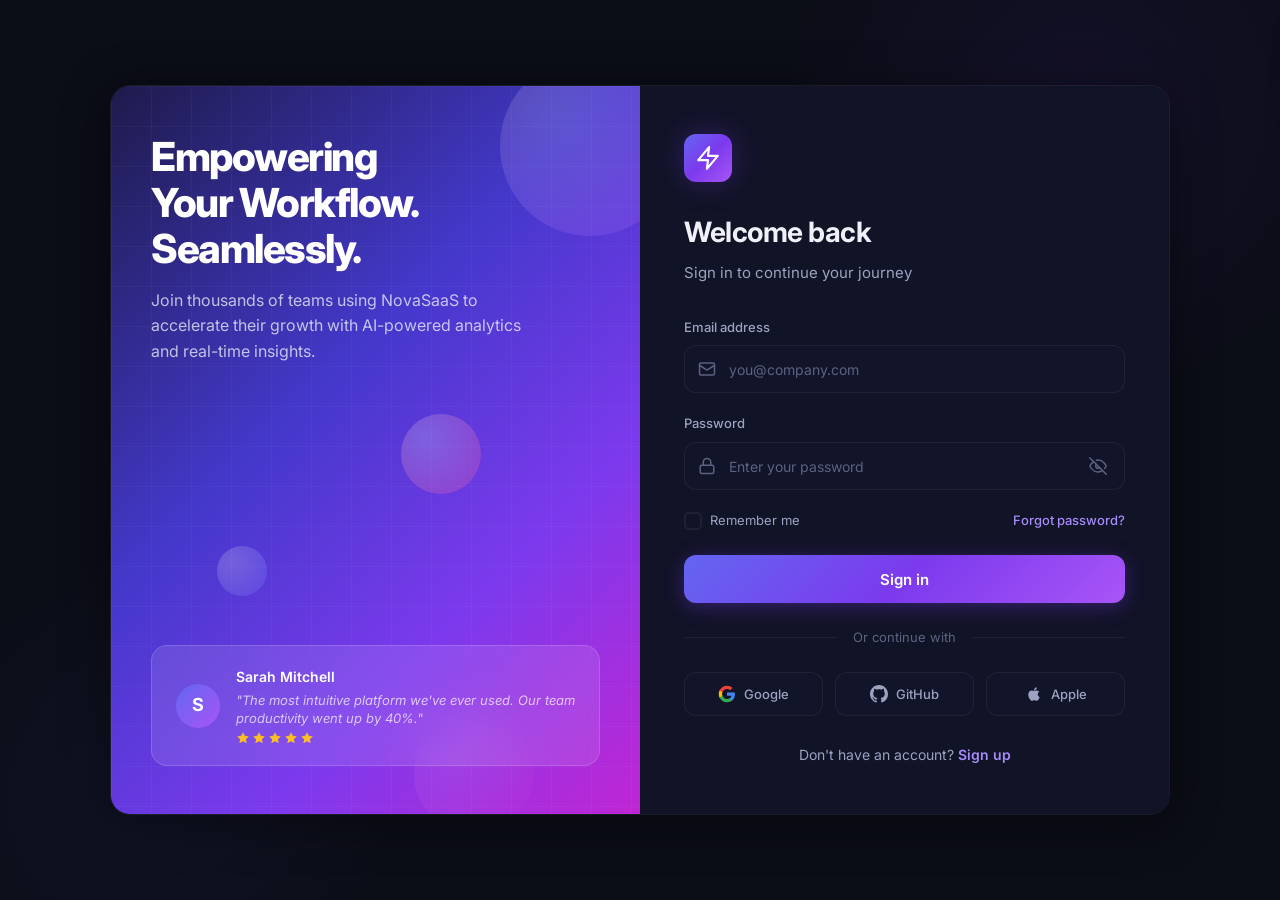
<file: index.html>
<!DOCTYPE html>
<html lang="en">
<head>
  <meta charset="UTF-8">
  <meta name="viewport" content="width=device-width, initial-scale=1.0">
  <meta name="description" content="Sign in to NovaSaaS — Empowering your workflow seamlessly with AI-powered analytics and insights.">
  <title>Sign In — NovaSaaS</title>
  <link rel="preconnect" href="https://fonts.googleapis.com">
  <link rel="preconnect" href="https://fonts.gstatic.com" crossorigin>
  <link href="https://fonts.googleapis.com/css2?family=Inter:wght@400;500;600;700;800&display=swap" rel="stylesheet">
  <link rel="stylesheet" href="css/styles.css">
  <link rel="stylesheet" href="css/login.css">
</head>
<body>

  <!-- Toast Notification -->
  <div class="toast" id="toast">
    <div class="toast-icon success" id="toastIcon">
      <svg xmlns="http://www.w3.org/2000/svg" viewBox="0 0 24 24" fill="none" stroke="currentColor" stroke-width="2" stroke-linecap="round" stroke-linejoin="round"><path d="M22 11.08V12a10 10 0 1 1-5.93-9.14"/><polyline points="22 4 12 14.01 9 11.01"/></svg>
    </div>
    <div class="toast-content">
      <div class="toast-title" id="toastTitle">Success</div>
      <div class="toast-message" id="toastMessage">Redirecting to dashboard...</div>
    </div>
  </div>

  <div class="login-page">
    <div class="login-container">

      <!-- ===== LEFT PANEL ===== -->
      <div class="login-left">
        <!-- Floating orbs -->
        <div class="orb orb-1"></div>
        <div class="orb orb-2"></div>
        <div class="orb orb-3"></div>
        <div class="orb orb-4"></div>

        <div class="login-left-content">
          <h2>Empowering<br>Your Workflow.<br>Seamlessly.</h2>
          <p>Join thousands of teams using NovaSaaS to accelerate their growth with AI-powered analytics and real-time insights.</p>
        </div>

        <!-- Testimonial -->
        <div class="testimonial-card">
          <div class="testimonial-avatar">S</div>
          <div class="testimonial-content">
            <div class="testimonial-name">Sarah Mitchell</div>
            <div class="testimonial-text">"The most intuitive platform we've ever used. Our team productivity went up by 40%."</div>
            <div class="testimonial-stars">
              <svg xmlns="http://www.w3.org/2000/svg" viewBox="0 0 24 24"><polygon points="12 2 15.09 8.26 22 9.27 17 14.14 18.18 21.02 12 17.77 5.82 21.02 7 14.14 2 9.27 8.91 8.26 12 2"/></svg>
              <svg xmlns="http://www.w3.org/2000/svg" viewBox="0 0 24 24"><polygon points="12 2 15.09 8.26 22 9.27 17 14.14 18.18 21.02 12 17.77 5.82 21.02 7 14.14 2 9.27 8.91 8.26 12 2"/></svg>
              <svg xmlns="http://www.w3.org/2000/svg" viewBox="0 0 24 24"><polygon points="12 2 15.09 8.26 22 9.27 17 14.14 18.18 21.02 12 17.77 5.82 21.02 7 14.14 2 9.27 8.91 8.26 12 2"/></svg>
              <svg xmlns="http://www.w3.org/2000/svg" viewBox="0 0 24 24"><polygon points="12 2 15.09 8.26 22 9.27 17 14.14 18.18 21.02 12 17.77 5.82 21.02 7 14.14 2 9.27 8.91 8.26 12 2"/></svg>
              <svg xmlns="http://www.w3.org/2000/svg" viewBox="0 0 24 24"><polygon points="12 2 15.09 8.26 22 9.27 17 14.14 18.18 21.02 12 17.77 5.82 21.02 7 14.14 2 9.27 8.91 8.26 12 2"/></svg>
            </div>
          </div>
        </div>
      </div>

      <!-- ===== RIGHT PANEL (Form) ===== -->
      <div class="login-right">
        <!-- Logo -->
        <div class="login-logo">
          <svg xmlns="http://www.w3.org/2000/svg" viewBox="0 0 24 24" fill="none" stroke="currentColor" stroke-width="2" stroke-linecap="round" stroke-linejoin="round"><polygon points="13 2 3 14 12 14 11 22 21 10 12 10 13 2"/></svg>
        </div>

        <h1 class="login-heading">Welcome back</h1>
        <p class="login-subheading">Sign in to continue your journey</p>

        <form id="loginForm" onsubmit="return handleLogin(event)">
          <!-- Email -->
          <div class="form-group">
            <label class="form-label" for="email">Email address</label>
            <div class="input-wrapper">
              <input type="email" id="email" placeholder="you@company.com" autocomplete="email" required>
              <svg class="input-icon" xmlns="http://www.w3.org/2000/svg" viewBox="0 0 24 24" fill="none" stroke="currentColor" stroke-width="2" stroke-linecap="round" stroke-linejoin="round"><rect width="20" height="16" x="2" y="4" rx="2"/><path d="m22 7-8.97 5.7a1.94 1.94 0 0 1-2.06 0L2 7"/></svg>
            </div>
          </div>

          <!-- Password -->
          <div class="form-group">
            <label class="form-label" for="password">Password</label>
            <div class="input-wrapper">
              <input type="password" id="password" placeholder="Enter your password" autocomplete="current-password" required>
              <svg class="input-icon" xmlns="http://www.w3.org/2000/svg" viewBox="0 0 24 24" fill="none" stroke="currentColor" stroke-width="2" stroke-linecap="round" stroke-linejoin="round"><rect width="18" height="11" x="3" y="11" rx="2" ry="2"/><path d="M7 11V7a5 5 0 0 1 10 0v4"/></svg>
              <button type="button" class="input-toggle" id="togglePassword" onclick="togglePasswordVisibility()">
                <svg id="eyeOff" xmlns="http://www.w3.org/2000/svg" viewBox="0 0 24 24" fill="none" stroke="currentColor" stroke-width="2" stroke-linecap="round" stroke-linejoin="round"><path d="M17.94 17.94A10.07 10.07 0 0 1 12 20c-7 0-11-8-11-8a18.45 18.45 0 0 1 5.06-5.94M9.9 4.24A9.12 9.12 0 0 1 12 4c7 0 11 8 11 8a18.5 18.5 0 0 1-2.16 3.19m-6.72-1.07a3 3 0 1 1-4.24-4.24"/><line x1="1" y1="1" x2="23" y2="23"/></svg>
                <svg id="eyeOn" xmlns="http://www.w3.org/2000/svg" viewBox="0 0 24 24" fill="none" stroke="currentColor" stroke-width="2" stroke-linecap="round" stroke-linejoin="round" style="display:none"><path d="M1 12s4-8 11-8 11 8 11 8-4 8-11 8-11-8-11-8z"/><circle cx="12" cy="12" r="3"/></svg>
              </button>
            </div>
          </div>

          <!-- Remember + Forgot -->
          <div class="form-options">
            <label class="checkbox-wrapper" id="rememberCheckbox">
              <input type="checkbox" id="remember">
              <span class="checkbox-custom">
                <svg xmlns="http://www.w3.org/2000/svg" viewBox="0 0 24 24" fill="none" stroke="currentColor" stroke-width="3" stroke-linecap="round" stroke-linejoin="round"><polyline points="20 6 9 17 4 12"/></svg>
              </span>
              <span class="checkbox-label">Remember me</span>
            </label>
            <a href="#" class="forgot-link">Forgot password?</a>
          </div>

          <!-- Submit -->
          <button type="submit" class="btn-signin" id="signInBtn">
            <span class="btn-text">Sign in</span>
            <span class="spinner"></span>
          </button>
        </form>

        <!-- Divider -->
        <div class="divider">
          <span>Or continue with</span>
        </div>

        <!-- Social auth -->
        <div class="social-buttons">
          <button class="social-btn" id="googleBtn">
            <svg viewBox="0 0 24 24" xmlns="http://www.w3.org/2000/svg"><path d="M22.56 12.25c0-.78-.07-1.53-.2-2.25H12v4.26h5.92a5.06 5.06 0 0 1-2.2 3.32v2.77h3.57c2.08-1.92 3.28-4.74 3.28-8.1z" fill="#4285F4"/><path d="M12 23c2.97 0 5.46-.98 7.28-2.66l-3.57-2.77c-.98.66-2.23 1.06-3.71 1.06-2.86 0-5.29-1.93-6.16-4.53H2.18v2.84C3.99 20.53 7.7 23 12 23z" fill="#34A853"/><path d="M5.84 14.09c-.22-.66-.35-1.36-.35-2.09s.13-1.43.35-2.09V7.07H2.18C1.43 8.55 1 10.22 1 12s.43 3.45 1.18 4.93l2.85-2.22.81-.62z" fill="#FBBC05"/><path d="M12 5.38c1.62 0 3.06.56 4.21 1.64l3.15-3.15C17.45 2.09 14.97 1 12 1 7.7 1 3.99 3.47 2.18 7.07l3.66 2.84c.87-2.6 3.3-4.53 6.16-4.53z" fill="#EA4335"/></svg>
            Google
          </button>
          <button class="social-btn" id="githubBtn">
            <svg viewBox="0 0 24 24" xmlns="http://www.w3.org/2000/svg" fill="currentColor"><path d="M12 0C5.37 0 0 5.37 0 12c0 5.31 3.435 9.795 8.205 11.385.6.105.825-.255.825-.57 0-.285-.015-1.23-.015-2.235-3.015.555-3.795-.735-4.035-1.41-.135-.345-.72-1.41-1.23-1.695-.42-.225-1.02-.78-.015-.795.945-.015 1.62.87 1.845 1.23 1.08 1.815 2.805 1.305 3.495.99.105-.78.42-1.305.765-1.605-2.67-.3-5.46-1.335-5.46-5.925 0-1.305.465-2.385 1.23-3.225-.12-.3-.54-1.53.12-3.18 0 0 1.005-.315 3.3 1.23.96-.27 1.98-.405 3-.405s2.04.135 3 .405c2.295-1.56 3.3-1.23 3.3-1.23.66 1.65.24 2.88.12 3.18.765.84 1.23 1.905 1.23 3.225 0 4.605-2.805 5.625-5.475 5.925.435.375.81 1.095.81 2.22 0 1.605-.015 2.895-.015 3.3 0 .315.225.69.825.57A12.02 12.02 0 0 0 24 12c0-6.63-5.37-12-12-12z"/></svg>
            GitHub
          </button>
          <button class="social-btn" id="appleBtn">
            <svg viewBox="0 0 24 24" xmlns="http://www.w3.org/2000/svg" fill="currentColor"><path d="M17.05 20.28c-.98.95-2.05.88-3.08.4-1.09-.5-2.08-.48-3.24 0-1.44.62-2.2.44-3.06-.4C2.79 15.25 3.51 7.59 9.05 7.31c1.35.07 2.29.74 3.08.8 1.18-.24 2.31-.93 3.57-.84 1.51.12 2.65.72 3.4 1.8-3.12 1.87-2.38 5.98.48 7.13-.57 1.5-1.31 2.99-2.54 4.09zM12.03 7.25c-.15-2.23 1.66-4.07 3.74-4.25.32 2.32-2.12 4.51-3.74 4.25z"/></svg>
            Apple
          </button>
        </div>

        <!-- Sign up link -->
        <div class="signup-link">
          Don't have an account? <a href="#">Sign up</a>
        </div>
      </div>
    </div>
  </div>

  <script src="js/script.js"></script>
</body>
</html>
</file>
<file: css/styles.css>
/* ===== DESIGN TOKENS ===== */
:root {
  /* Colors */
  --bg-primary: #0B0D17;
  --bg-secondary: #111327;
  --bg-card: #161832;
  --bg-card-hover: #1c1f42;
  --bg-input: #12142a;
  --bg-sidebar: #0d0f21;

  --border-color: rgba(255, 255, 255, 0.06);
  --border-focus: rgba(124, 58, 237, 0.5);

  --text-primary: #f0f0f8;
  --text-secondary: #9ca3c0;
  --text-muted: #5d6280;
  --text-link: #a78bfa;

  --accent-primary: #7c3aed;
  --accent-secondary: #6366f1;
  --accent-gradient: linear-gradient(135deg, #6366f1 0%, #7c3aed 50%, #a855f7 100%);
  --accent-gradient-hover: linear-gradient(135deg, #7c3aed 0%, #8b5cf6 50%, #c084fc 100%);

  --success: #22c55e;
  --success-bg: rgba(34, 197, 94, 0.1);
  --warning: #f59e0b;
  --warning-bg: rgba(245, 158, 11, 0.1);
  --danger: #ef4444;
  --danger-bg: rgba(239, 68, 68, 0.1);
  --info: #3b82f6;
  --info-bg: rgba(59, 130, 246, 0.1);

  /* Spacing */
  --sidebar-width: 260px;
  --topbar-height: 70px;
  --radius-sm: 8px;
  --radius-md: 12px;
  --radius-lg: 16px;
  --radius-xl: 20px;
  --radius-full: 9999px;

  /* Shadows */
  --shadow-sm: 0 2px 8px rgba(0, 0, 0, 0.2);
  --shadow-md: 0 4px 24px rgba(0, 0, 0, 0.3);
  --shadow-lg: 0 8px 48px rgba(0, 0, 0, 0.4);
  --shadow-glow: 0 0 30px rgba(124, 58, 237, 0.15);

  /* Transitions */
  --transition-fast: 0.15s ease;
  --transition-base: 0.25s ease;
  --transition-slow: 0.4s ease;
}

/* ===== RESET & BASE ===== */
*,
*::before,
*::after {
  margin: 0;
  padding: 0;
  box-sizing: border-box;
}

html {
  scroll-behavior: smooth;
}

body {
  font-family: 'Inter', -apple-system, BlinkMacSystemFont, sans-serif;
  background: var(--bg-primary);
  color: var(--text-primary);
  line-height: 1.6;
  -webkit-font-smoothing: antialiased;
  -moz-osx-font-smoothing: grayscale;
  overflow-x: hidden;
}

a {
  text-decoration: none;
  color: inherit;
  transition: color var(--transition-fast);
}

button {
  cursor: pointer;
  border: none;
  outline: none;
  font-family: inherit;
}

input, select, textarea {
  font-family: inherit;
  outline: none;
  border: none;
}

img {
  max-width: 100%;
  display: block;
}

ul, ol {
  list-style: none;
}

/* ===== SCROLLBAR ===== */
::-webkit-scrollbar {
  width: 6px;
}
::-webkit-scrollbar-track {
  background: var(--bg-primary);
}
::-webkit-scrollbar-thumb {
  background: rgba(124, 58, 237, 0.3);
  border-radius: 3px;
}
::-webkit-scrollbar-thumb:hover {
  background: rgba(124, 58, 237, 0.5);
}

/* ===== LAYOUT ===== */
.app-layout {
  display: flex;
  min-height: 100vh;
}

.main-wrapper {
  flex: 1;
  margin-left: var(--sidebar-width);
  display: flex;
  flex-direction: column;
  min-height: 100vh;
}

.main-content {
  flex: 1;
  padding: 28px 32px;
  margin-top: var(--topbar-height);
}

/* ===== SIDEBAR ===== */
.sidebar {
  position: fixed;
  top: 0;
  left: 0;
  width: var(--sidebar-width);
  height: 100vh;
  background: var(--bg-sidebar);
  border-right: 1px solid var(--border-color);
  display: flex;
  flex-direction: column;
  z-index: 100;
  transition: transform var(--transition-base);
}

.sidebar-header {
  padding: 24px 22px;
  display: flex;
  align-items: center;
  gap: 12px;
  border-bottom: 1px solid var(--border-color);
}

.sidebar-logo {
  width: 38px;
  height: 38px;
  background: var(--accent-gradient);
  border-radius: var(--radius-md);
  display: flex;
  align-items: center;
  justify-content: center;
  font-size: 18px;
  font-weight: 700;
  color: #fff;
  box-shadow: 0 0 20px rgba(124, 58, 237, 0.3);
}

.sidebar-brand {
  font-size: 20px;
  font-weight: 700;
  background: var(--accent-gradient);
  -webkit-background-clip: text;
  -webkit-text-fill-color: transparent;
  background-clip: text;
  letter-spacing: -0.5px;
}

.sidebar-nav {
  flex: 1;
  padding: 16px 12px;
  overflow-y: auto;
}

.nav-section-title {
  font-size: 11px;
  font-weight: 600;
  text-transform: uppercase;
  letter-spacing: 1.2px;
  color: var(--text-muted);
  padding: 12px 14px 8px;
}

.nav-item {
  display: flex;
  align-items: center;
  gap: 12px;
  padding: 11px 14px;
  border-radius: var(--radius-md);
  color: var(--text-secondary);
  font-size: 14px;
  font-weight: 500;
  transition: all var(--transition-fast);
  margin-bottom: 2px;
  position: relative;
}

.nav-item:hover {
  background: rgba(124, 58, 237, 0.08);
  color: var(--text-primary);
}

.nav-item.active {
  background: rgba(124, 58, 237, 0.12);
  color: var(--text-primary);
}

.nav-item.active::before {
  content: '';
  position: absolute;
  left: 0;
  top: 50%;
  transform: translateY(-50%);
  width: 3px;
  height: 20px;
  background: var(--accent-gradient);
  border-radius: 0 4px 4px 0;
}

.nav-item svg {
  width: 20px;
  height: 20px;
  flex-shrink: 0;
  opacity: 0.7;
}

.nav-item.active svg,
.nav-item:hover svg {
  opacity: 1;
}

.nav-badge {
  margin-left: auto;
  font-size: 11px;
  font-weight: 600;
  padding: 2px 8px;
  border-radius: var(--radius-full);
  background: var(--accent-primary);
  color: #fff;
}

.sidebar-footer {
  padding: 16px;
  border-top: 1px solid var(--border-color);
}

.sidebar-user {
  display: flex;
  align-items: center;
  gap: 12px;
  padding: 10px 12px;
  border-radius: var(--radius-md);
  transition: background var(--transition-fast);
  cursor: pointer;
}

.sidebar-user:hover {
  background: rgba(255, 255, 255, 0.04);
}

.sidebar-user-avatar {
  width: 36px;
  height: 36px;
  border-radius: var(--radius-full);
  background: var(--accent-gradient);
  display: flex;
  align-items: center;
  justify-content: center;
  font-size: 14px;
  font-weight: 600;
  color: #fff;
}

.sidebar-user-info {
  flex: 1;
  min-width: 0;
}

.sidebar-user-name {
  font-size: 13px;
  font-weight: 600;
  color: var(--text-primary);
  white-space: nowrap;
  overflow: hidden;
  text-overflow: ellipsis;
}

.sidebar-user-email {
  font-size: 12px;
  color: var(--text-muted);
  white-space: nowrap;
  overflow: hidden;
  text-overflow: ellipsis;
}

/* ===== TOPBAR ===== */
.topbar {
  position: fixed;
  top: 0;
  left: var(--sidebar-width);
  right: 0;
  height: var(--topbar-height);
  background: rgba(11, 13, 23, 0.8);
  backdrop-filter: blur(20px);
  -webkit-backdrop-filter: blur(20px);
  border-bottom: 1px solid var(--border-color);
  display: flex;
  align-items: center;
  justify-content: space-between;
  padding: 0 32px;
  z-index: 90;
}

.topbar-left {
  display: flex;
  align-items: center;
  gap: 20px;
}

.topbar-title h1 {
  font-size: 22px;
  font-weight: 700;
  letter-spacing: -0.5px;
}

.topbar-title p {
  font-size: 13px;
  color: var(--text-secondary);
  margin-top: 2px;
}

.topbar-right {
  display: flex;
  align-items: center;
  gap: 8px;
}

.topbar-search {
  position: relative;
  margin-right: 8px;
}

.topbar-search input {
  width: 240px;
  height: 40px;
  padding: 0 16px 0 40px;
  background: var(--bg-card);
  border: 1px solid var(--border-color);
  border-radius: var(--radius-full);
  color: var(--text-primary);
  font-size: 13px;
  transition: all var(--transition-fast);
}

.topbar-search input::placeholder {
  color: var(--text-muted);
}

.topbar-search input:focus {
  border-color: var(--border-focus);
  box-shadow: 0 0 0 3px rgba(124, 58, 237, 0.1);
  width: 280px;
}

.topbar-search svg {
  position: absolute;
  left: 14px;
  top: 50%;
  transform: translateY(-50%);
  width: 16px;
  height: 16px;
  color: var(--text-muted);
}

.topbar-icon-btn {
  width: 40px;
  height: 40px;
  border-radius: var(--radius-md);
  background: transparent;
  border: 1px solid transparent;
  display: flex;
  align-items: center;
  justify-content: center;
  color: var(--text-secondary);
  transition: all var(--transition-fast);
  position: relative;
}

.topbar-icon-btn:hover {
  background: var(--bg-card);
  border-color: var(--border-color);
  color: var(--text-primary);
}

.topbar-icon-btn .badge-dot {
  position: absolute;
  top: 8px;
  right: 8px;
  width: 8px;
  height: 8px;
  background: var(--danger);
  border-radius: 50%;
  border: 2px solid var(--bg-primary);
}

/* ===== CARDS ===== */
.card {
  background: var(--bg-card);
  border: 1px solid var(--border-color);
  border-radius: var(--radius-lg);
  padding: 24px;
  transition: all var(--transition-base);
}

.card:hover {
  border-color: rgba(124, 58, 237, 0.15);
  box-shadow: var(--shadow-glow);
}

.card-header {
  display: flex;
  align-items: center;
  justify-content: space-between;
  margin-bottom: 20px;
}

.card-title {
  font-size: 16px;
  font-weight: 600;
  color: var(--text-primary);
}

.card-subtitle {
  font-size: 13px;
  color: var(--text-secondary);
  margin-top: 2px;
}

/* ===== STAT CARDS ===== */
.stats-grid {
  display: grid;
  grid-template-columns: repeat(auto-fit, minmax(240px, 1fr));
  gap: 20px;
  margin-bottom: 28px;
}

.stat-card {
  background: var(--bg-card);
  border: 1px solid var(--border-color);
  border-radius: var(--radius-lg);
  padding: 24px;
  transition: all var(--transition-base);
  position: relative;
  overflow: hidden;
}

.stat-card::before {
  content: '';
  position: absolute;
  top: 0;
  left: 0;
  right: 0;
  height: 3px;
  background: var(--accent-gradient);
  opacity: 0;
  transition: opacity var(--transition-base);
}

.stat-card:hover {
  border-color: rgba(124, 58, 237, 0.15);
  transform: translateY(-2px);
  box-shadow: var(--shadow-glow);
}

.stat-card:hover::before {
  opacity: 1;
}

.stat-card-top {
  display: flex;
  align-items: center;
  justify-content: space-between;
  margin-bottom: 16px;
}

.stat-icon {
  width: 44px;
  height: 44px;
  border-radius: var(--radius-md);
  display: flex;
  align-items: center;
  justify-content: center;
}

.stat-icon svg {
  width: 22px;
  height: 22px;
}

.stat-icon.purple {
  background: rgba(124, 58, 237, 0.12);
  color: #a78bfa;
}
.stat-icon.blue {
  background: rgba(59, 130, 246, 0.12);
  color: #60a5fa;
}
.stat-icon.green {
  background: rgba(34, 197, 94, 0.12);
  color: #4ade80;
}
.stat-icon.orange {
  background: rgba(245, 158, 11, 0.12);
  color: #fbbf24;
}

.stat-trend {
  display: flex;
  align-items: center;
  gap: 4px;
  font-size: 12px;
  font-weight: 600;
  padding: 4px 10px;
  border-radius: var(--radius-full);
}

.stat-trend.up {
  background: var(--success-bg);
  color: var(--success);
}

.stat-trend.down {
  background: var(--danger-bg);
  color: var(--danger);
}

.stat-value {
  font-size: 30px;
  font-weight: 700;
  letter-spacing: -1px;
  margin-bottom: 4px;
}

.stat-label {
  font-size: 13px;
  color: var(--text-secondary);
}

/* ===== TABLES ===== */
.table-wrapper {
  overflow-x: auto;
}

table {
  width: 100%;
  border-collapse: collapse;
}

table thead th {
  text-align: left;
  font-size: 12px;
  font-weight: 600;
  text-transform: uppercase;
  letter-spacing: 0.8px;
  color: var(--text-muted);
  padding: 14px 16px;
  border-bottom: 1px solid var(--border-color);
  white-space: nowrap;
}

table tbody tr {
  transition: background var(--transition-fast);
}

table tbody tr:hover {
  background: rgba(124, 58, 237, 0.04);
}

table tbody td {
  padding: 14px 16px;
  font-size: 14px;
  color: var(--text-secondary);
  border-bottom: 1px solid var(--border-color);
  white-space: nowrap;
}

table tbody td:first-child {
  color: var(--text-primary);
  font-weight: 500;
}

/* ===== BADGES ===== */
.badge {
  display: inline-flex;
  align-items: center;
  gap: 6px;
  padding: 4px 12px;
  border-radius: var(--radius-full);
  font-size: 12px;
  font-weight: 600;
}

.badge.success {
  background: var(--success-bg);
  color: var(--success);
}
.badge.warning {
  background: var(--warning-bg);
  color: var(--warning);
}
.badge.danger {
  background: var(--danger-bg);
  color: var(--danger);
}
.badge.info {
  background: var(--info-bg);
  color: var(--info);
}

.badge-dot {
  width: 6px;
  height: 6px;
  border-radius: 50%;
  background: currentColor;
}

/* ===== BUTTONS ===== */
.btn {
  display: inline-flex;
  align-items: center;
  justify-content: center;
  gap: 8px;
  padding: 10px 20px;
  border-radius: var(--radius-md);
  font-size: 14px;
  font-weight: 600;
  transition: all var(--transition-fast);
  white-space: nowrap;
}

.btn-primary {
  background: var(--accent-gradient);
  color: #fff;
  box-shadow: 0 4px 15px rgba(124, 58, 237, 0.3);
}

.btn-primary:hover {
  background: var(--accent-gradient-hover);
  box-shadow: 0 6px 25px rgba(124, 58, 237, 0.4);
  transform: translateY(-1px);
}

.btn-ghost {
  background: transparent;
  color: var(--text-secondary);
  border: 1px solid var(--border-color);
}

.btn-ghost:hover {
  background: var(--bg-card);
  color: var(--text-primary);
  border-color: rgba(124, 58, 237, 0.2);
}

.btn-sm {
  padding: 6px 14px;
  font-size: 13px;
  border-radius: var(--radius-sm);
}

.btn svg {
  width: 16px;
  height: 16px;
}

/* ===== CHARTS (Canvas placeholders) ===== */
.chart-container {
  position: relative;
  width: 100%;
  height: 280px;
}

.chart-container canvas {
  width: 100% !important;
  height: 100% !important;
}

/* ===== GRID LAYOUTS ===== */
.grid-2 {
  display: grid;
  grid-template-columns: 1fr 1fr;
  gap: 20px;
}

.grid-3 {
  display: grid;
  grid-template-columns: 1fr 1fr 1fr;
  gap: 20px;
}

.grid-2-1 {
  display: grid;
  grid-template-columns: 2fr 1fr;
  gap: 20px;
}

/* ===== PAGE HEADER ===== */
.page-header {
  display: flex;
  align-items: center;
  justify-content: space-between;
  margin-bottom: 28px;
}

.page-header-actions {
  display: flex;
  align-items: center;
  gap: 10px;
}

/* ===== TABS ===== */
.tabs {
  display: flex;
  align-items: center;
  gap: 4px;
  background: var(--bg-card);
  border: 1px solid var(--border-color);
  border-radius: var(--radius-md);
  padding: 4px;
  width: fit-content;
}

.tab-btn {
  padding: 8px 18px;
  border-radius: var(--radius-sm);
  font-size: 13px;
  font-weight: 500;
  color: var(--text-secondary);
  background: transparent;
  transition: all var(--transition-fast);
}

.tab-btn:hover {
  color: var(--text-primary);
}

.tab-btn.active {
  background: var(--accent-primary);
  color: #fff;
  box-shadow: 0 2px 8px rgba(124, 58, 237, 0.3);
}

/* ===== PROGRESS BAR ===== */
.progress-bar {
  width: 100%;
  height: 6px;
  background: rgba(255, 255, 255, 0.06);
  border-radius: var(--radius-full);
  overflow: hidden;
}

.progress-fill {
  height: 100%;
  border-radius: var(--radius-full);
  background: var(--accent-gradient);
  transition: width 1s ease;
}

/* ===== ANIMATIONS ===== */
@keyframes fadeInUp {
  from {
    opacity: 0;
    transform: translateY(20px);
  }
  to {
    opacity: 1;
    transform: translateY(0);
  }
}

@keyframes fadeIn {
  from { opacity: 0; }
  to { opacity: 1; }
}

@keyframes slideInLeft {
  from {
    opacity: 0;
    transform: translateX(-20px);
  }
  to {
    opacity: 1;
    transform: translateX(0);
  }
}

@keyframes pulse-glow {
  0%, 100% { box-shadow: 0 0 20px rgba(124, 58, 237, 0.2); }
  50% { box-shadow: 0 0 40px rgba(124, 58, 237, 0.4); }
}

@keyframes float {
  0%, 100% { transform: translateY(0); }
  50% { transform: translateY(-12px); }
}

@keyframes countUp {
  from { opacity: 0; transform: scale(0.5); }
  to { opacity: 1; transform: scale(1); }
}

.animate-fade-in-up {
  animation: fadeInUp 0.5s ease forwards;
  opacity: 0;
}

.animate-delay-1 { animation-delay: 0.1s; }
.animate-delay-2 { animation-delay: 0.2s; }
.animate-delay-3 { animation-delay: 0.3s; }
.animate-delay-4 { animation-delay: 0.4s; }
.animate-delay-5 { animation-delay: 0.5s; }
.animate-delay-6 { animation-delay: 0.6s; }

/* ===== RESPONSIVE ===== */
@media (max-width: 1024px) {
  .sidebar {
    transform: translateX(-100%);
  }
  .sidebar.open {
    transform: translateX(0);
  }
  .main-wrapper {
    margin-left: 0;
  }
  .topbar {
    left: 0;
  }
  .grid-2, .grid-2-1, .grid-3 {
    grid-template-columns: 1fr;
  }
  .stats-grid {
    grid-template-columns: repeat(2, 1fr);
  }
}

@media (max-width: 640px) {
  .main-content {
    padding: 20px 16px;
  }
  .topbar {
    padding: 0 16px;
  }
  .stats-grid {
    grid-template-columns: 1fr;
  }
  .topbar-search {
    display: none;
  }
}
</file>
<file: css/login.css>
/* ===== LOGIN PAGE ===== */
.login-page {
  min-height: 100vh;
  display: flex;
  align-items: center;
  justify-content: center;
  background: var(--bg-primary);
  position: relative;
  overflow: hidden;
}

/* Ambient background glow */
.login-page::before {
  content: '';
  position: absolute;
  width: 600px;
  height: 600px;
  background: radial-gradient(circle, rgba(124, 58, 237, 0.08) 0%, transparent 70%);
  top: -200px;
  right: -100px;
  pointer-events: none;
}

.login-page::after {
  content: '';
  position: absolute;
  width: 500px;
  height: 500px;
  background: radial-gradient(circle, rgba(99, 102, 241, 0.06) 0%, transparent 70%);
  bottom: -150px;
  left: -100px;
  pointer-events: none;
}

.login-container {
  display: grid;
  grid-template-columns: 1fr 1fr;
  width: 100%;
  max-width: 1060px;
  min-height: 640px;
  border-radius: var(--radius-xl);
  overflow: hidden;
  border: 1px solid var(--border-color);
  box-shadow: var(--shadow-lg);
  position: relative;
  z-index: 1;
  animation: fadeIn 0.6s ease;
}

/* ===== LEFT PANEL (Decorative) ===== */
.login-left {
  background: linear-gradient(135deg, #1e1b4b 0%, #4338ca 40%, #7c3aed 70%, #c026d3 100%);
  padding: 48px 40px;
  display: flex;
  flex-direction: column;
  justify-content: space-between;
  position: relative;
  overflow: hidden;
}

/* Grid pattern overlay */
.login-left::before {
  content: '';
  position: absolute;
  inset: 0;
  background-image:
    linear-gradient(rgba(255, 255, 255, 0.03) 1px, transparent 1px),
    linear-gradient(90deg, rgba(255, 255, 255, 0.03) 1px, transparent 1px);
  background-size: 40px 40px;
  pointer-events: none;
}

.login-left-content {
  position: relative;
  z-index: 2;
}

.login-left-content h2 {
  font-size: 40px;
  font-weight: 800;
  line-height: 1.15;
  letter-spacing: -1.5px;
  color: #fff;
  margin-bottom: 16px;
}

.login-left-content p {
  font-size: 16px;
  color: rgba(255, 255, 255, 0.7);
  line-height: 1.6;
  max-width: 380px;
}

/* Floating orbs */
.orb {
  position: absolute;
  border-radius: 50%;
  pointer-events: none;
  z-index: 1;
}

.orb-1 {
  width: 180px;
  height: 180px;
  background: radial-gradient(circle at 30% 30%, rgba(255, 255, 255, 0.15), rgba(168, 85, 247, 0.2));
  top: -30px;
  right: -40px;
  animation: float 6s ease-in-out infinite;
}

.orb-2 {
  width: 80px;
  height: 80px;
  background: radial-gradient(circle at 30% 30%, rgba(255, 255, 255, 0.2), rgba(236, 72, 153, 0.3));
  top: 45%;
  right: 30%;
  animation: float 8s ease-in-out infinite 1s;
}

.orb-3 {
  width: 50px;
  height: 50px;
  background: radial-gradient(circle at 30% 30%, rgba(255, 255, 255, 0.2), rgba(99, 102, 241, 0.3));
  bottom: 30%;
  left: 20%;
  animation: float 5s ease-in-out infinite 0.5s;
}

.orb-4 {
  width: 120px;
  height: 120px;
  background: radial-gradient(circle at 30% 30%, rgba(255, 255, 255, 0.08), rgba(192, 38, 211, 0.15));
  bottom: -20px;
  right: 20%;
  animation: float 7s ease-in-out infinite 2s;
}

/* Testimonial card */
.testimonial-card {
  position: relative;
  z-index: 2;
  background: rgba(255, 255, 255, 0.1);
  backdrop-filter: blur(20px);
  -webkit-backdrop-filter: blur(20px);
  border: 1px solid rgba(255, 255, 255, 0.15);
  border-radius: var(--radius-lg);
  padding: 20px 24px;
  display: flex;
  align-items: center;
  gap: 16px;
}

.testimonial-avatar {
  width: 44px;
  height: 44px;
  border-radius: var(--radius-full);
  background: linear-gradient(135deg, #6366f1, #a855f7);
  display: flex;
  align-items: center;
  justify-content: center;
  font-size: 18px;
  font-weight: 700;
  color: #fff;
  flex-shrink: 0;
}

.testimonial-content {
  min-width: 0;
}

.testimonial-name {
  font-size: 14px;
  font-weight: 600;
  color: #fff;
  margin-bottom: 2px;
}

.testimonial-text {
  font-size: 13px;
  color: rgba(255, 255, 255, 0.7);
  font-style: italic;
  line-height: 1.4;
}

.testimonial-stars {
  display: flex;
  gap: 2px;
  margin-top: 4px;
}

.testimonial-stars svg {
  width: 14px;
  height: 14px;
  color: #fbbf24;
  fill: #fbbf24;
}

/* ===== RIGHT PANEL (Form) ===== */
.login-right {
  background: var(--bg-secondary);
  padding: 48px 44px;
  display: flex;
  flex-direction: column;
  justify-content: center;
}

.login-logo {
  width: 48px;
  height: 48px;
  background: var(--accent-gradient);
  border-radius: var(--radius-md);
  display: flex;
  align-items: center;
  justify-content: center;
  margin-bottom: 28px;
  box-shadow: 0 0 30px rgba(124, 58, 237, 0.3);
  animation: pulse-glow 3s ease-in-out infinite;
}

.login-logo svg {
  width: 26px;
  height: 26px;
  color: #fff;
}

.login-heading {
  font-size: 28px;
  font-weight: 700;
  letter-spacing: -0.5px;
  margin-bottom: 6px;
}

.login-subheading {
  font-size: 15px;
  color: var(--text-secondary);
  margin-bottom: 32px;
}

/* Form fields */
.form-group {
  margin-bottom: 20px;
}

.form-label {
  display: block;
  font-size: 13px;
  font-weight: 500;
  color: var(--text-secondary);
  margin-bottom: 8px;
}

.input-wrapper {
  position: relative;
}

.input-wrapper input {
  width: 100%;
  height: 48px;
  padding: 0 16px 0 44px;
  background: var(--bg-input);
  border: 1px solid var(--border-color);
  border-radius: var(--radius-md);
  color: var(--text-primary);
  font-size: 14px;
  transition: all var(--transition-fast);
}

.input-wrapper input::placeholder {
  color: var(--text-muted);
}

.input-wrapper input:focus {
  border-color: var(--border-focus);
  box-shadow: 0 0 0 3px rgba(124, 58, 237, 0.1);
  background: rgba(124, 58, 237, 0.03);
}

.input-icon {
  position: absolute;
  left: 14px;
  top: 50%;
  transform: translateY(-50%);
  width: 18px;
  height: 18px;
  color: var(--text-muted);
  pointer-events: none;
  transition: color var(--transition-fast);
}

.input-wrapper input:focus ~ .input-icon,
.input-wrapper input:focus + .input-icon {
  color: var(--accent-primary);
}

.input-toggle {
  position: absolute;
  right: 14px;
  top: 50%;
  transform: translateY(-50%);
  background: none;
  border: none;
  color: var(--text-muted);
  cursor: pointer;
  padding: 4px;
  display: flex;
  align-items: center;
  transition: color var(--transition-fast);
}

.input-toggle:hover {
  color: var(--text-primary);
}

.input-toggle svg {
  width: 18px;
  height: 18px;
}

/* Remember & Forgot */
.form-options {
  display: flex;
  align-items: center;
  justify-content: space-between;
  margin-bottom: 24px;
}

.checkbox-wrapper {
  display: flex;
  align-items: center;
  gap: 8px;
  cursor: pointer;
}

.checkbox-wrapper input[type="checkbox"] {
  display: none;
}

.checkbox-custom {
  width: 18px;
  height: 18px;
  border: 2px solid var(--border-color);
  border-radius: 5px;
  display: flex;
  align-items: center;
  justify-content: center;
  transition: all var(--transition-fast);
}

.checkbox-wrapper input[type="checkbox"]:checked + .checkbox-custom {
  background: var(--accent-primary);
  border-color: var(--accent-primary);
}

.checkbox-custom svg {
  width: 12px;
  height: 12px;
  color: #fff;
  opacity: 0;
  transition: opacity var(--transition-fast);
}

.checkbox-wrapper input[type="checkbox"]:checked + .checkbox-custom svg {
  opacity: 1;
}

.checkbox-label {
  font-size: 13px;
  color: var(--text-secondary);
}

.forgot-link {
  font-size: 13px;
  color: var(--text-link);
  font-weight: 500;
  transition: color var(--transition-fast);
}

.forgot-link:hover {
  color: #c4b5fd;
}

/* Sign in button */
.btn-signin {
  width: 100%;
  height: 48px;
  font-size: 15px;
  font-weight: 600;
  color: #fff;
  background: var(--accent-gradient);
  border-radius: var(--radius-md);
  border: none;
  cursor: pointer;
  position: relative;
  overflow: hidden;
  transition: all var(--transition-fast);
  box-shadow: 0 4px 20px rgba(124, 58, 237, 0.35);
}

.btn-signin:hover {
  box-shadow: 0 6px 30px rgba(124, 58, 237, 0.5);
  transform: translateY(-1px);
}

.btn-signin:active {
  transform: translateY(0);
}

/* Shimmer effect */
.btn-signin::after {
  content: '';
  position: absolute;
  top: 0;
  left: -100%;
  width: 100%;
  height: 100%;
  background: linear-gradient(90deg, transparent, rgba(255, 255, 255, 0.15), transparent);
  transition: left 0.5s ease;
}

.btn-signin:hover::after {
  left: 100%;
}

/* Loading spinner inside button */
.btn-signin .spinner {
  display: none;
  width: 20px;
  height: 20px;
  border: 2px solid rgba(255, 255, 255, 0.3);
  border-top-color: #fff;
  border-radius: 50%;
  animation: spin 0.6s linear infinite;
}

.btn-signin.loading .spinner {
  display: inline-block;
}

.btn-signin.loading .btn-text {
  display: none;
}

@keyframes spin {
  to { transform: rotate(360deg); }
}

/* Divider */
.divider {
  display: flex;
  align-items: center;
  gap: 16px;
  margin: 24px 0;
}

.divider::before,
.divider::after {
  content: '';
  flex: 1;
  height: 1px;
  background: var(--border-color);
}

.divider span {
  font-size: 13px;
  color: var(--text-muted);
  white-space: nowrap;
}

/* Social buttons */
.social-buttons {
  display: flex;
  gap: 12px;
  margin-bottom: 28px;
}

.social-btn {
  flex: 1;
  height: 44px;
  display: flex;
  align-items: center;
  justify-content: center;
  gap: 8px;
  background: var(--bg-input);
  border: 1px solid var(--border-color);
  border-radius: var(--radius-md);
  color: var(--text-secondary);
  font-size: 13px;
  font-weight: 500;
  cursor: pointer;
  transition: all var(--transition-fast);
}

.social-btn:hover {
  background: var(--bg-card);
  border-color: rgba(124, 58, 237, 0.2);
  color: var(--text-primary);
  transform: translateY(-1px);
}

.social-btn svg {
  width: 18px;
  height: 18px;
}

/* Sign up link */
.signup-link {
  text-align: center;
  font-size: 14px;
  color: var(--text-secondary);
}

.signup-link a {
  color: var(--text-link);
  font-weight: 600;
  transition: color var(--transition-fast);
}

.signup-link a:hover {
  color: #c4b5fd;
}

/* ===== TOAST NOTIFICATION ===== */
.toast {
  position: fixed;
  top: 24px;
  right: 24px;
  min-width: 320px;
  padding: 16px 20px;
  background: var(--bg-card);
  border: 1px solid var(--border-color);
  border-radius: var(--radius-md);
  box-shadow: var(--shadow-lg);
  display: flex;
  align-items: center;
  gap: 12px;
  z-index: 9999;
  transform: translateX(120%);
  transition: transform var(--transition-base);
}

.toast.show {
  transform: translateX(0);
}

.toast-icon {
  width: 36px;
  height: 36px;
  border-radius: var(--radius-sm);
  display: flex;
  align-items: center;
  justify-content: center;
  flex-shrink: 0;
}

.toast-icon.success {
  background: var(--success-bg);
  color: var(--success);
}

.toast-icon.error {
  background: var(--danger-bg);
  color: var(--danger);
}

.toast-icon svg {
  width: 20px;
  height: 20px;
}

.toast-content {
  flex: 1;
}

.toast-title {
  font-size: 14px;
  font-weight: 600;
  color: var(--text-primary);
  margin-bottom: 2px;
}

.toast-message {
  font-size: 13px;
  color: var(--text-secondary);
}

/* ===== RESPONSIVE LOGIN ===== */
@media (max-width: 900px) {
  .login-container {
    grid-template-columns: 1fr;
    max-width: 480px;
    margin: 20px;
  }
  .login-left {
    display: none;
  }
  .login-right {
    padding: 40px 32px;
  }
}

@media (max-width: 480px) {
  .login-right {
    padding: 32px 20px;
  }
  .social-buttons {
    flex-direction: column;
  }
}
</file>
